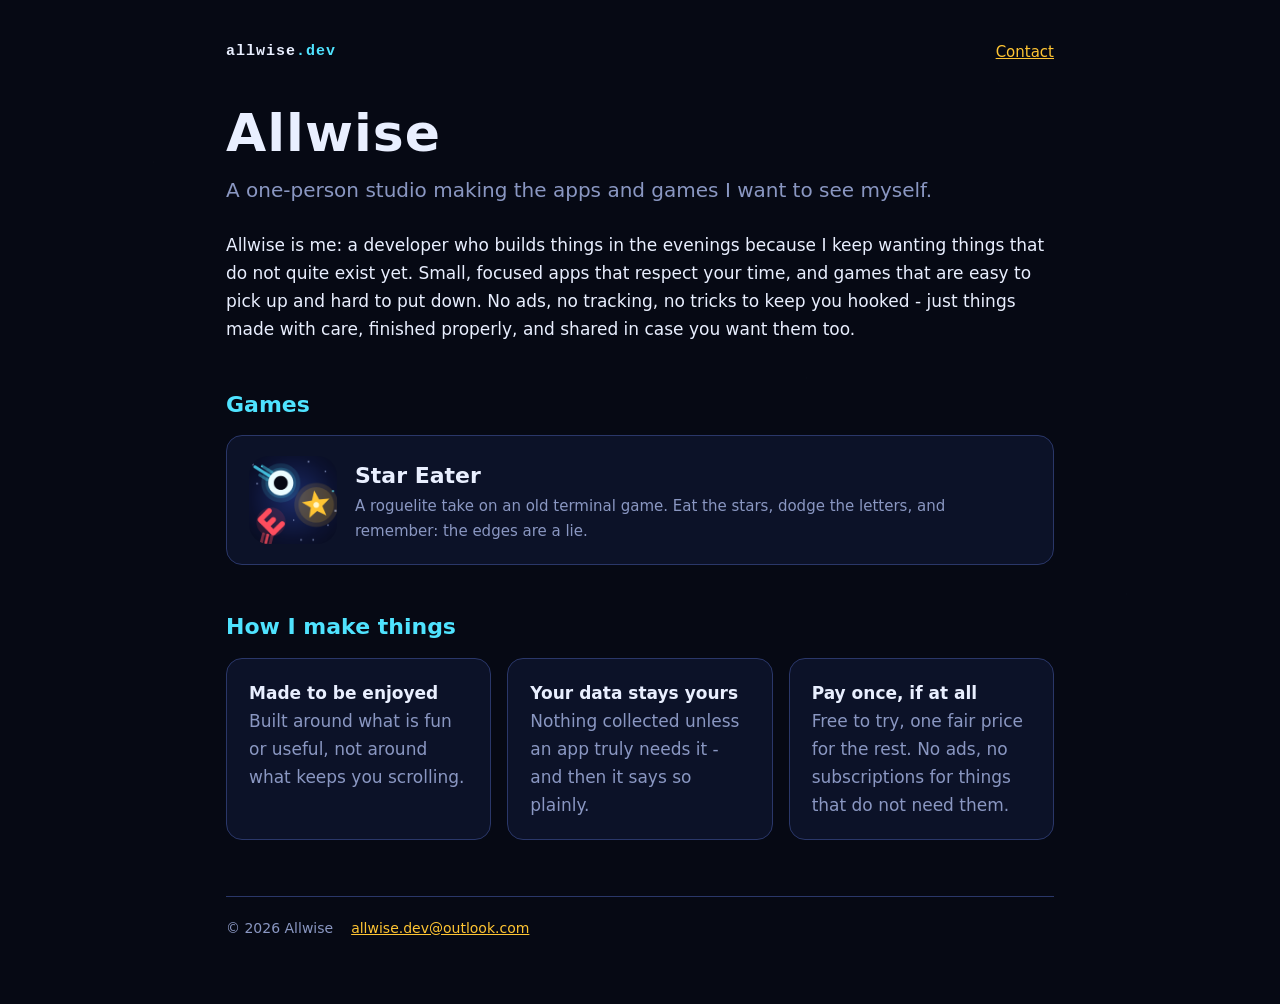
<file: site/index.html>
<!doctype html>
<html lang="en">
<head>
<meta charset="utf-8">
<meta name="viewport" content="width=device-width, initial-scale=1">
<title>Allwise.dev</title>
<meta name="description" content="Allwise is a one-person studio making the apps and games I want to see myself.">
<link rel="icon" href="stareater/icon.png">
<link rel="stylesheet" href="style.css">
</head>
<body>
<main>
  <nav><a class="brand mono" href="./">allwise<span>.dev</span></a><a href="mailto:allwise.dev@outlook.com">Contact</a></nav>

  <h1>Allwise</h1>
  <p class="lead">A one-person studio making the apps and games I want to see myself.</p>

  <p>Allwise is me: a developer who builds things in the evenings because I keep wanting things that
  do not quite exist yet. Small, focused apps that respect your time, and games that are easy to pick
  up and hard to put down. No ads, no tracking, no tricks to keep you hooked - just things made with
  care, finished properly, and shared in case you want them too.</p>

  <h2>Games</h2>
  <div class="cards">
    <a class="card project" href="stareater/">
      <img src="stareater/icon.png" alt="Star Eater icon">
      <div><div class="t">Star Eater</div>
      <div class="d">A roguelite take on an old terminal game. Eat the stars, dodge the letters, and remember: the edges are a lie.</div></div>
    </a>
  </div>

  <h2>How I make things</h2>
  <div class="cards">
    <div class="card"><strong>Made to be enjoyed</strong><br><span style="color:var(--dim)">Built around what is fun or useful, not around what keeps you scrolling.</span></div>
    <div class="card"><strong>Your data stays yours</strong><br><span style="color:var(--dim)">Nothing collected unless an app truly needs it - and then it says so plainly.</span></div>
    <div class="card"><strong>Pay once, if at all</strong><br><span style="color:var(--dim)">Free to try, one fair price for the rest. No ads, no subscriptions for things that do not need them.</span></div>
  </div>

  <footer><span>&copy; 2026 Allwise</span><a href="mailto:allwise.dev@outlook.com">allwise.dev@outlook.com</a></footer>
</main>
</body>
</html>
</file>
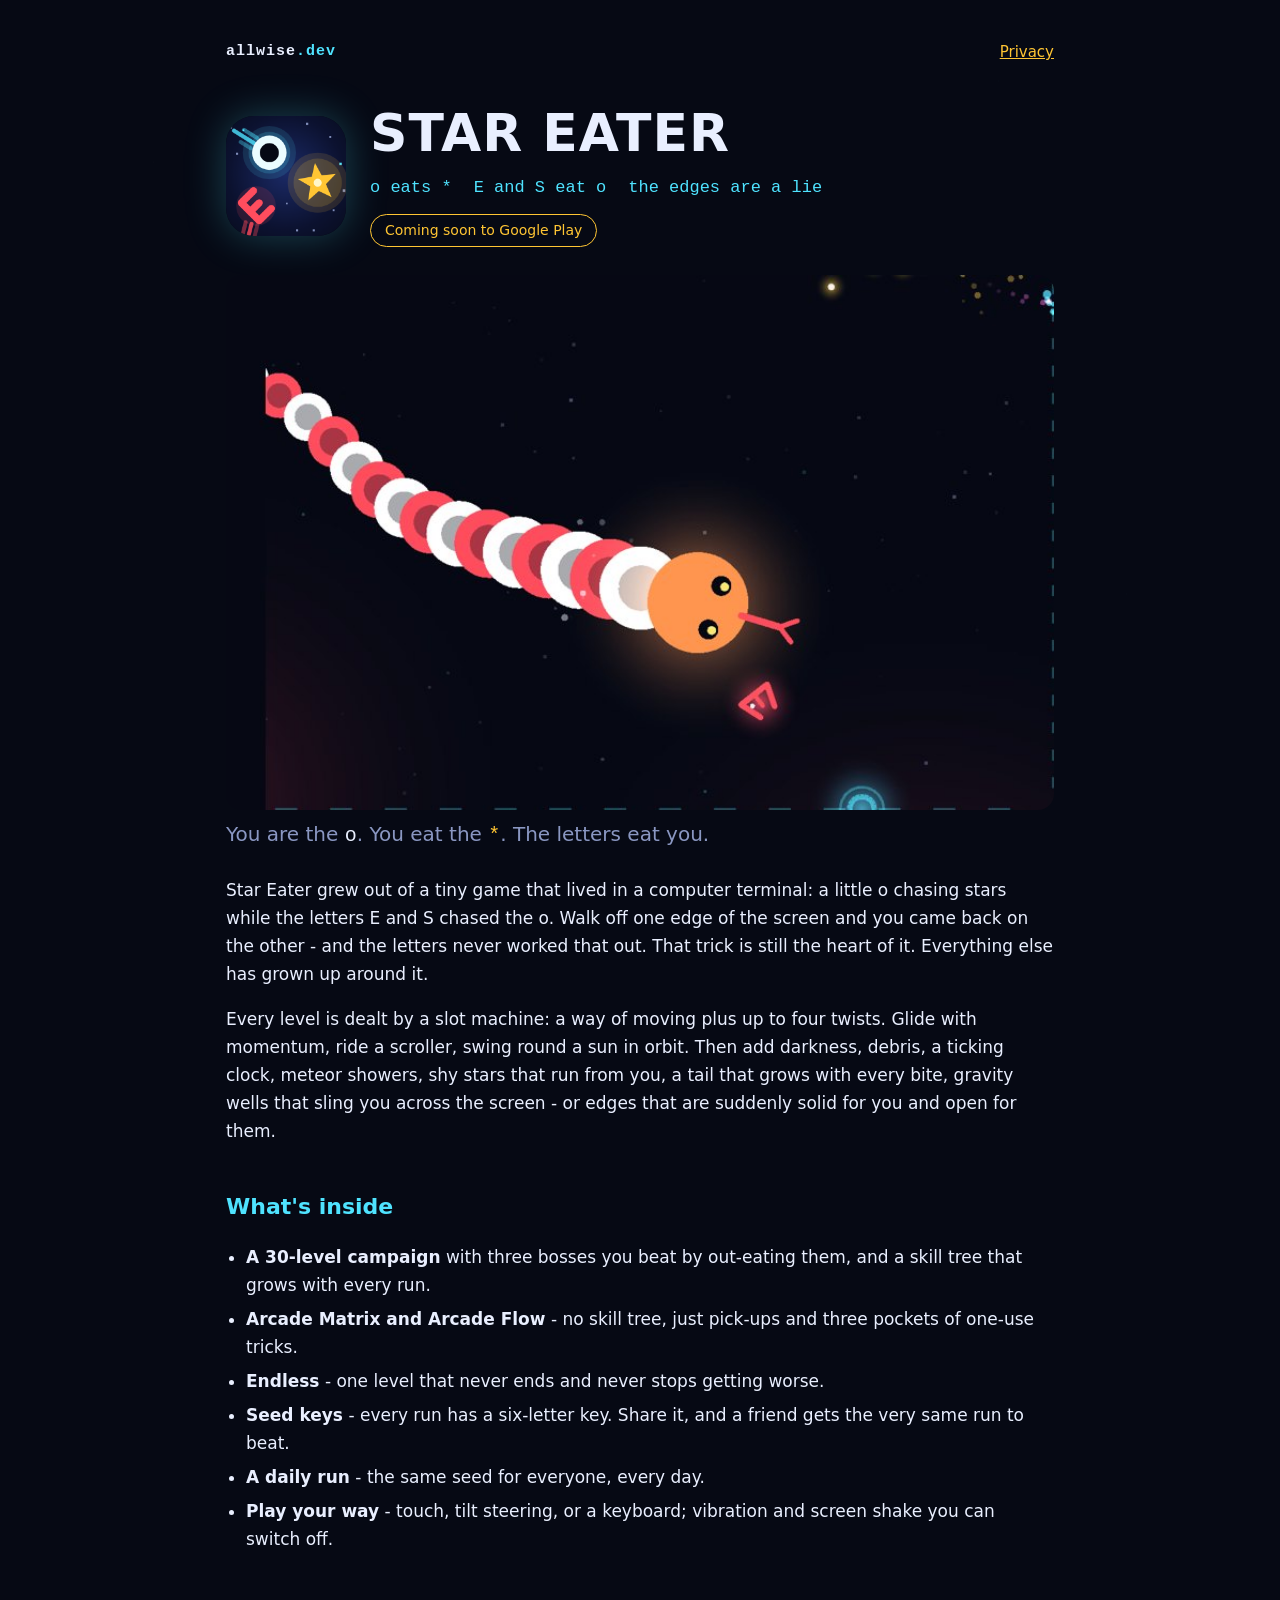
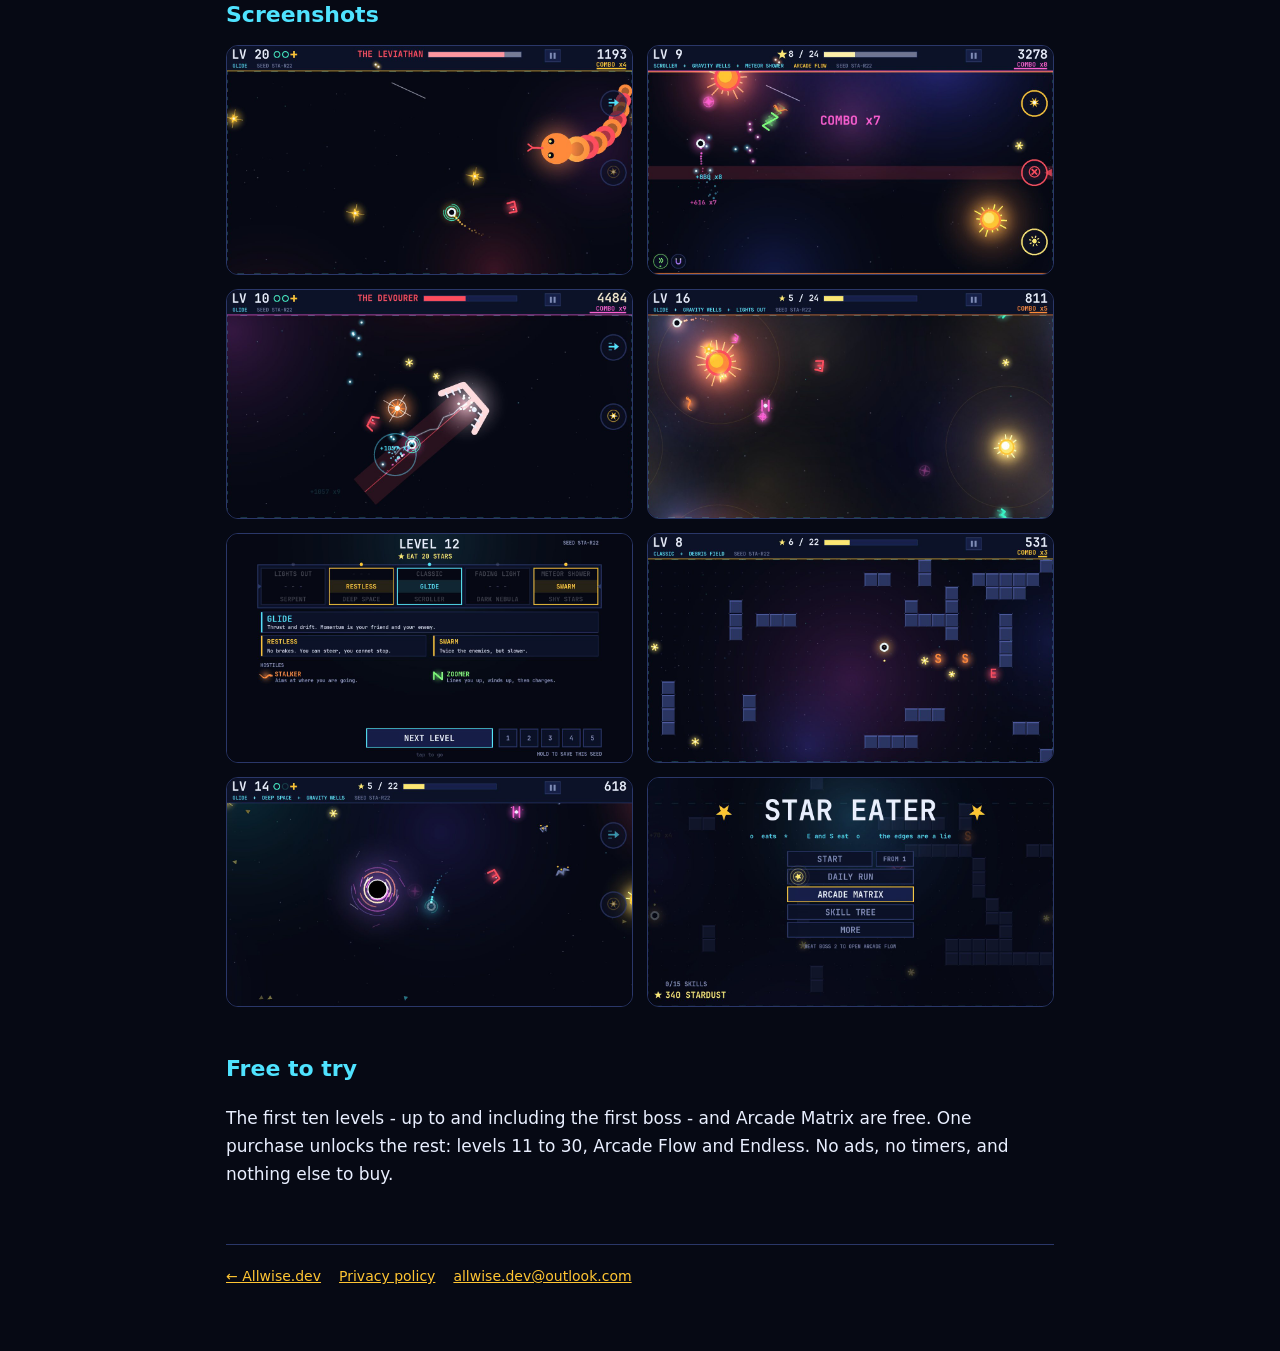
<file: site/stareater/index.html>
<!doctype html>
<html lang="en">
<head>
<meta charset="utf-8">
<meta name="viewport" content="width=device-width, initial-scale=1">
<title>Star Eater - Allwise.dev</title>
<meta name="description" content="Star Eater: a roguelite take on an old terminal game. You are the o, you eat the stars, the letters eat you - and the edges of the screen wrap for you but not for them.">
<link rel="icon" href="icon.png">
<link rel="stylesheet" href="../style.css">
</head>
<body>
<main>
  <nav><a class="brand mono" href="../">allwise<span>.dev</span></a><a href="privacy.html">Privacy</a></nav>

  <div class="hero">
    <img src="icon.png" alt="Star Eater icon">
    <div>
      <h1>STAR EATER</h1>
      <div class="mono tag"><span>o eats *</span> <span>E and S eat o</span> <span>the edges are a lie</span></div>
      <p style="margin:12px 0 0"><span class="pill">Coming soon to Google Play</span></p>
    </div>
  </div>

  <img class="banner" src="shots/banner.jpg" alt="The Leviathan, a boss, hunting across the field">

  <p class="lead">You are the <span class="mono" style="color:var(--text)">o</span>. You eat the
  <span class="mono" style="color:var(--gold)">*</span>. The letters eat you.</p>
  <p>Star Eater grew out of a tiny game that lived in a computer terminal: a little o chasing stars
  while the letters E and S chased the o. Walk off one edge of the screen and you came back on the
  other - and the letters never worked that out. That trick is still the heart of it. Everything
  else has grown up around it.</p>
  <p>Every level is dealt by a slot machine: a way of moving plus up to four twists. Glide with
  momentum, ride a scroller, swing round a sun in orbit. Then add darkness, debris, a ticking clock,
  meteor showers, shy stars that run from you, a tail that grows with every bite, gravity wells that
  sling you across the screen - or edges that are suddenly solid for you and open for them.</p>

  <h2>What's inside</h2>
  <ul class="feats">
    <li><strong>A 30-level campaign</strong> with three bosses you beat by out-eating them, and a skill tree that grows with every run.</li>
    <li><strong>Arcade Matrix and Arcade Flow</strong> - no skill tree, just pick-ups and three pockets of one-use tricks.</li>
    <li><strong>Endless</strong> - one level that never ends and never stops getting worse.</li>
    <li><strong>Seed keys</strong> - every run has a six-letter key. Share it, and a friend gets the very same run to beat.</li>
    <li><strong>A daily run</strong> - the same seed for everyone, every day.</li>
    <li><strong>Play your way</strong> - touch, tilt steering, or a keyboard; vibration and screen shake you can switch off.</li>
  </ul>

  <h2>Screenshots</h2>
  <div class="shots">
    <img src="shots/01-leviathan.jpg" alt="Boss fight against the Leviathan" loading="lazy">
    <img src="shots/02-arcade-flow.jpg" alt="Arcade Flow with meteors and gravity wells" loading="lazy">
    <img src="shots/03-devourer.jpg" alt="The Devourer charging" loading="lazy">
    <img src="shots/04-lights-out-suns.jpg" alt="A dark level lit by suns" loading="lazy">
    <img src="shots/05-slot-machine.jpg" alt="The slot machine dealing a level's rules" loading="lazy">
    <img src="shots/06-classic-grid.jpg" alt="The classic grid with debris" loading="lazy">
    <img src="shots/07-black-hole.jpg" alt="A black hole in deep space" loading="lazy">
    <img src="shots/08-title.jpg" alt="The title screen" loading="lazy">
  </div>

  <h2>Free to try</h2>
  <p>The first ten levels - up to and including the first boss - and Arcade Matrix are free. One
  purchase unlocks the rest: levels 11 to 30, Arcade Flow and Endless. No ads, no timers, and nothing
  else to buy.</p>

  <footer><a href="../">&larr; Allwise.dev</a><a href="privacy.html">Privacy policy</a><a href="mailto:allwise.dev@outlook.com">allwise.dev@outlook.com</a></footer>
</main>
</body>
</html>
</file>
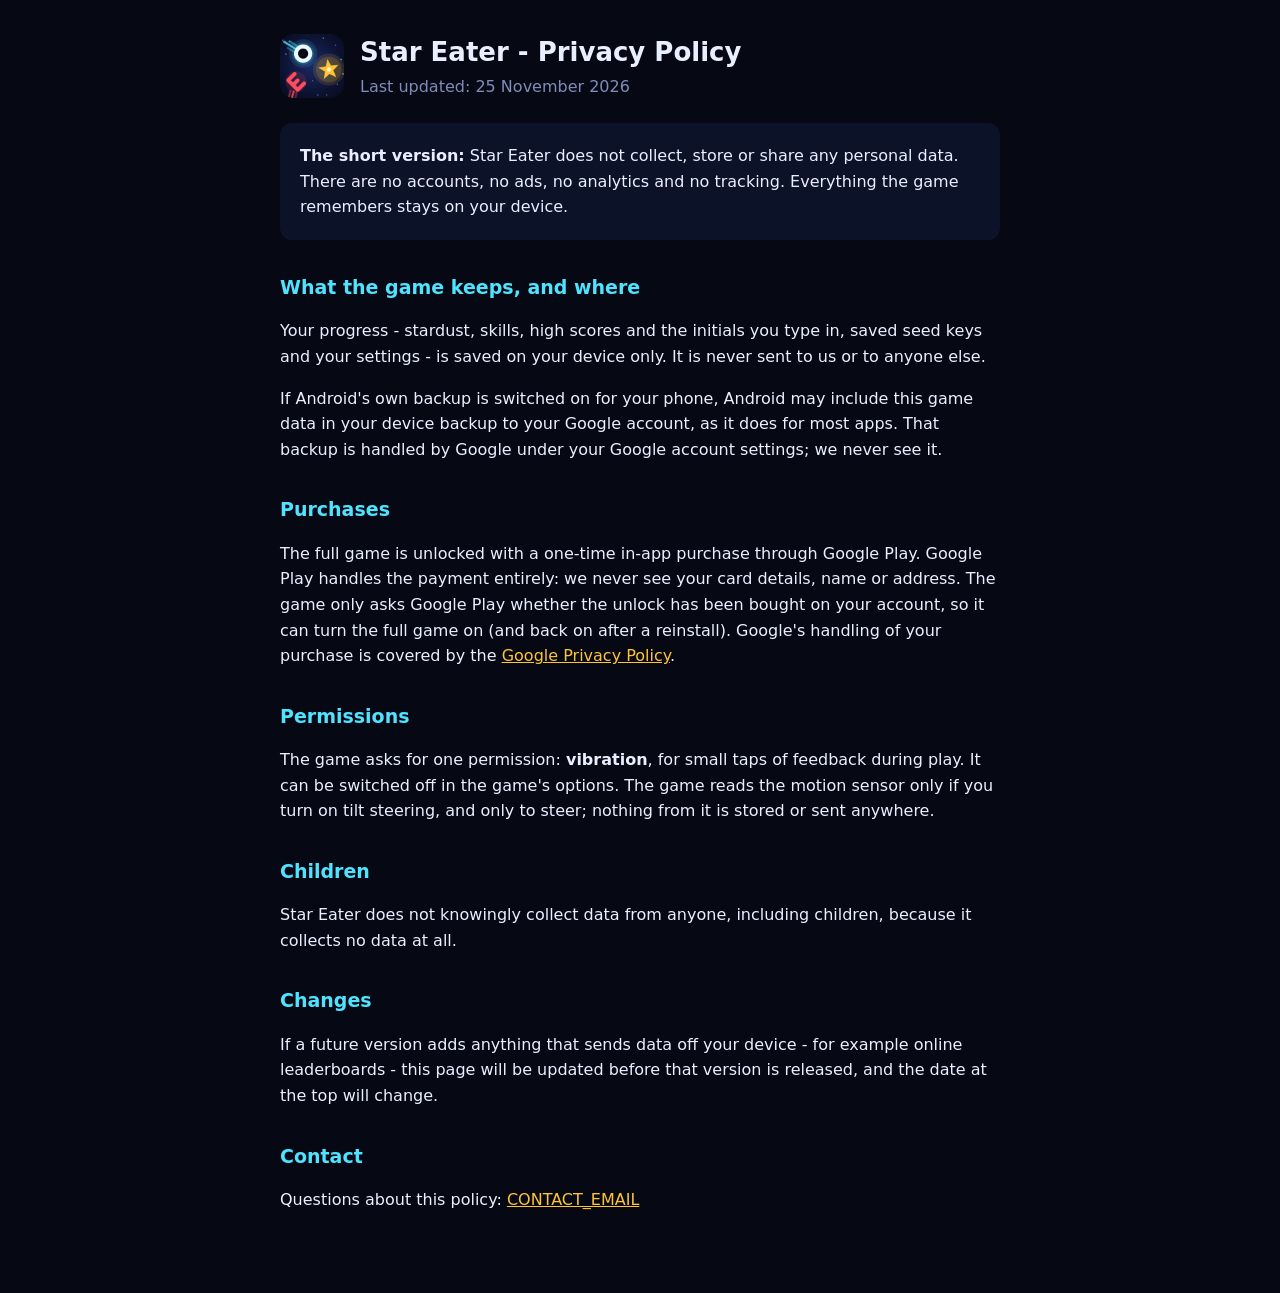
<file: site/privacy.html>
<!doctype html>
<html lang="en">
<head>
<meta charset="utf-8">
<meta name="viewport" content="width=device-width, initial-scale=1">
<title>Star Eater - Privacy Policy</title>
<link rel="icon" href="icon.png">
<style>
  :root { --bg:#060914; --panel:#0c1228; --text:#e9efff; --dim:#7f8cb8; --cyan:#4fe3ff; --gold:#ffc533; }
  body { margin:0; background:var(--bg); color:var(--text); font:16px/1.6 system-ui, sans-serif; }
  main { max-width:720px; margin:0 auto; padding:32px 16px 64px; }
  header { display:flex; gap:16px; align-items:center; margin-bottom:24px; }
  header img { width:64px; height:64px; border-radius:14px; }
  h1 { margin:0; font-size:26px; } h2 { color:var(--cyan); font-size:19px; margin-top:32px; }
  .dim { color:var(--dim); } a { color:var(--gold); }
  .box { background:var(--panel); border-radius:12px; padding:4px 20px; }
</style>
</head>
<body>
<main>
<header><img src="icon.png" alt=""><div><h1>Star Eater - Privacy Policy</h1><div class="dim">Last updated: 25 November 2026</div></div></header>

<div class="box">
<p><strong>The short version:</strong> Star Eater does not collect, store or share any personal data.
There are no accounts, no ads, no analytics and no tracking. Everything the game remembers stays on your device.</p>
</div>

<h2>What the game keeps, and where</h2>
<p>Your progress - stardust, skills, high scores and the initials you type in, saved seed keys and your settings - is
saved on your device only. It is never sent to us or to anyone else.</p>
<p>If Android's own backup is switched on for your phone, Android may include this game data in your device backup to
your Google account, as it does for most apps. That backup is handled by Google under your Google account settings; we
never see it.</p>

<h2>Purchases</h2>
<p>The full game is unlocked with a one-time in-app purchase through Google Play. Google Play handles the payment
entirely: we never see your card details, name or address. The game only asks Google Play whether the unlock has been
bought on your account, so it can turn the full game on (and back on after a reinstall). Google's handling of your
purchase is covered by the <a href="https://policies.google.com/privacy">Google Privacy Policy</a>.</p>

<h2>Permissions</h2>
<p>The game asks for one permission: <strong>vibration</strong>, for small taps of feedback during play. It can be
switched off in the game's options. The game reads the motion sensor only if you turn on tilt steering, and only to
steer; nothing from it is stored or sent anywhere.</p>

<h2>Children</h2>
<p>Star Eater does not knowingly collect data from anyone, including children, because it collects no data at all.</p>

<h2>Changes</h2>
<p>If a future version adds anything that sends data off your device - for example online leaderboards - this page will
be updated before that version is released, and the date at the top will change.</p>

<h2>Contact</h2>
<p>Questions about this policy: <a href="mailto:CONTACT_EMAIL">CONTACT_EMAIL</a></p>
</main>
</body>
</html>
</file>
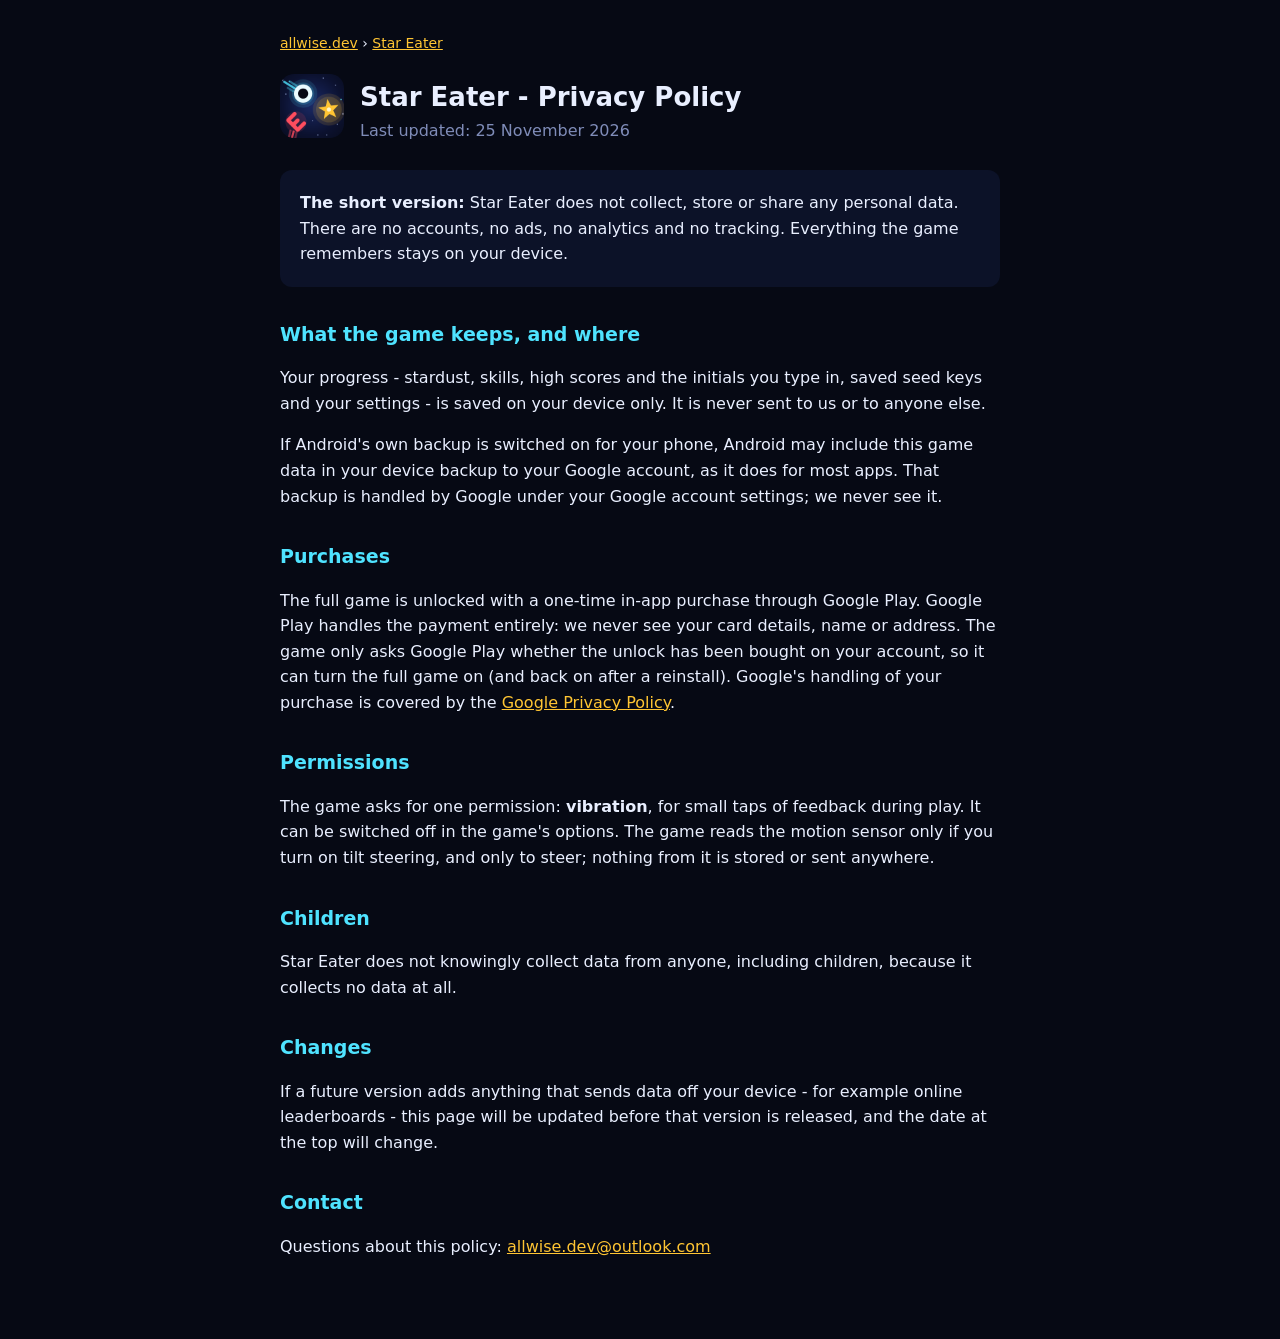
<file: site/stareater/privacy.html>
<!doctype html>
<html lang="en">
<head>
<meta charset="utf-8">
<meta name="viewport" content="width=device-width, initial-scale=1">
<title>Star Eater - Privacy Policy</title>
<link rel="icon" href="icon.png">
<style>
  :root { --bg:#060914; --panel:#0c1228; --text:#e9efff; --dim:#7f8cb8; --cyan:#4fe3ff; --gold:#ffc533; }
  body { margin:0; background:var(--bg); color:var(--text); font:16px/1.6 system-ui, sans-serif; }
  main { max-width:720px; margin:0 auto; padding:32px 16px 64px; }
  header { display:flex; gap:16px; align-items:center; margin-bottom:24px; }
  header img { width:64px; height:64px; border-radius:14px; }
  h1 { margin:0; font-size:26px; } h2 { color:var(--cyan); font-size:19px; margin-top:32px; }
  .dim { color:var(--dim); } a { color:var(--gold); }
  .box { background:var(--panel); border-radius:12px; padding:4px 20px; }
</style>
</head>
<body>
<main>
<p style="font-size:14px;margin:0 0 20px"><a href="../">allwise.dev</a> &rsaquo; <a href="./">Star Eater</a></p>
<header><a href="./"><img src="icon.png" alt="Star Eater"></a><div><h1>Star Eater - Privacy Policy</h1><div class="dim">Last updated: 25 November 2026</div></div></header>

<div class="box">
<p><strong>The short version:</strong> Star Eater does not collect, store or share any personal data.
There are no accounts, no ads, no analytics and no tracking. Everything the game remembers stays on your device.</p>
</div>

<h2>What the game keeps, and where</h2>
<p>Your progress - stardust, skills, high scores and the initials you type in, saved seed keys and your settings - is
saved on your device only. It is never sent to us or to anyone else.</p>
<p>If Android's own backup is switched on for your phone, Android may include this game data in your device backup to
your Google account, as it does for most apps. That backup is handled by Google under your Google account settings; we
never see it.</p>

<h2>Purchases</h2>
<p>The full game is unlocked with a one-time in-app purchase through Google Play. Google Play handles the payment
entirely: we never see your card details, name or address. The game only asks Google Play whether the unlock has been
bought on your account, so it can turn the full game on (and back on after a reinstall). Google's handling of your
purchase is covered by the <a href="https://policies.google.com/privacy">Google Privacy Policy</a>.</p>

<h2>Permissions</h2>
<p>The game asks for one permission: <strong>vibration</strong>, for small taps of feedback during play. It can be
switched off in the game's options. The game reads the motion sensor only if you turn on tilt steering, and only to
steer; nothing from it is stored or sent anywhere.</p>

<h2>Children</h2>
<p>Star Eater does not knowingly collect data from anyone, including children, because it collects no data at all.</p>

<h2>Changes</h2>
<p>If a future version adds anything that sends data off your device - for example online leaderboards - this page will
be updated before that version is released, and the date at the top will change.</p>

<h2>Contact</h2>
<p>Questions about this policy: <a href="mailto:allwise.dev@outlook.com">allwise.dev@outlook.com</a></p>
</main>
</body>
</html>
</file>
<file: site/style.css>
:root { --bg:#060914; --panel:#0c1228; --line:#2a3769; --text:#e9efff; --dim:#8a97c2; --cyan:#4fe3ff; --gold:#ffc533; --red:#ff4d5e; }
* { box-sizing:border-box; }
body { margin:0; background:var(--bg); color:var(--text); font:17px/1.65 system-ui, -apple-system, "Segoe UI", sans-serif;
       background-image:radial-gradient(1px 1px at 12% 18%, #7f8cb8 50%, transparent 51%), radial-gradient(1px 1px at 78% 9%, #4fe3ff 50%, transparent 51%),
       radial-gradient(1px 1px at 63% 42%, #7f8cb8 50%, transparent 51%), radial-gradient(1px 1px at 30% 71%, #7f8cb8 50%, transparent 51%),
       radial-gradient(1px 1px at 88% 66%, #4fe3ff 50%, transparent 51%), radial-gradient(1px 1px at 45% 93%, #7f8cb8 50%, transparent 51%);
       background-attachment:fixed; }
main { max-width:860px; margin:0 auto; padding:40px 16px 64px; }
a { color:var(--gold); }
nav { display:flex; justify-content:space-between; align-items:center; margin-bottom:40px; font-size:15px; }
nav .brand { color:var(--text); text-decoration:none; font-weight:700; letter-spacing:1px; }
nav .brand span { color:var(--cyan); }
h1 { font-size:clamp(34px, 7vw, 52px); line-height:1.1; margin:0 0 12px; letter-spacing:1px; }
h2 { color:var(--cyan); font-size:22px; margin:44px 0 12px; }
.lead { font-size:20px; color:var(--dim); margin:0 0 24px; }
.mono { font-family:ui-monospace, "JetBrains Mono", Menlo, Consolas, monospace; }
.card { background:var(--panel); border:1px solid var(--line); border-radius:16px; padding:20px 22px; }
.cards { display:grid; grid-template-columns:repeat(auto-fit, minmax(240px, 1fr)); gap:16px; }
.project { display:flex; gap:18px; align-items:center; text-decoration:none; color:var(--text); }
.project img { width:88px; height:88px; border-radius:20px; flex:none; }
.project:hover { border-color:var(--cyan); }
.project .t { font-size:22px; font-weight:700; }
.project .d { color:var(--dim); font-size:15px; }
.hero { display:flex; gap:24px; align-items:center; flex-wrap:wrap; }
.hero img { width:120px; height:120px; border-radius:28px; box-shadow:0 0 40px #4fe3ff44; }
.banner { width:100%; border-radius:16px; display:block; margin:28px 0 8px; }
.shots { display:grid; grid-template-columns:repeat(auto-fit, minmax(300px, 1fr)); gap:14px; }
.shots img { width:100%; border-radius:12px; display:block; border:1px solid var(--line); }
ul.feats { padding-left:20px; } ul.feats li { margin:6px 0; }
.pill { display:inline-block; border:1px solid var(--gold); color:var(--gold); border-radius:999px; padding:4px 14px; font-size:14px; }
footer { margin-top:56px; padding-top:20px; border-top:1px solid var(--line); color:var(--dim); font-size:14px; display:flex; gap:18px; flex-wrap:wrap; }
.tag { color:var(--cyan); display:flex; flex-wrap:wrap; gap:4px 22px; } .tag span { white-space:nowrap; }
</file>
